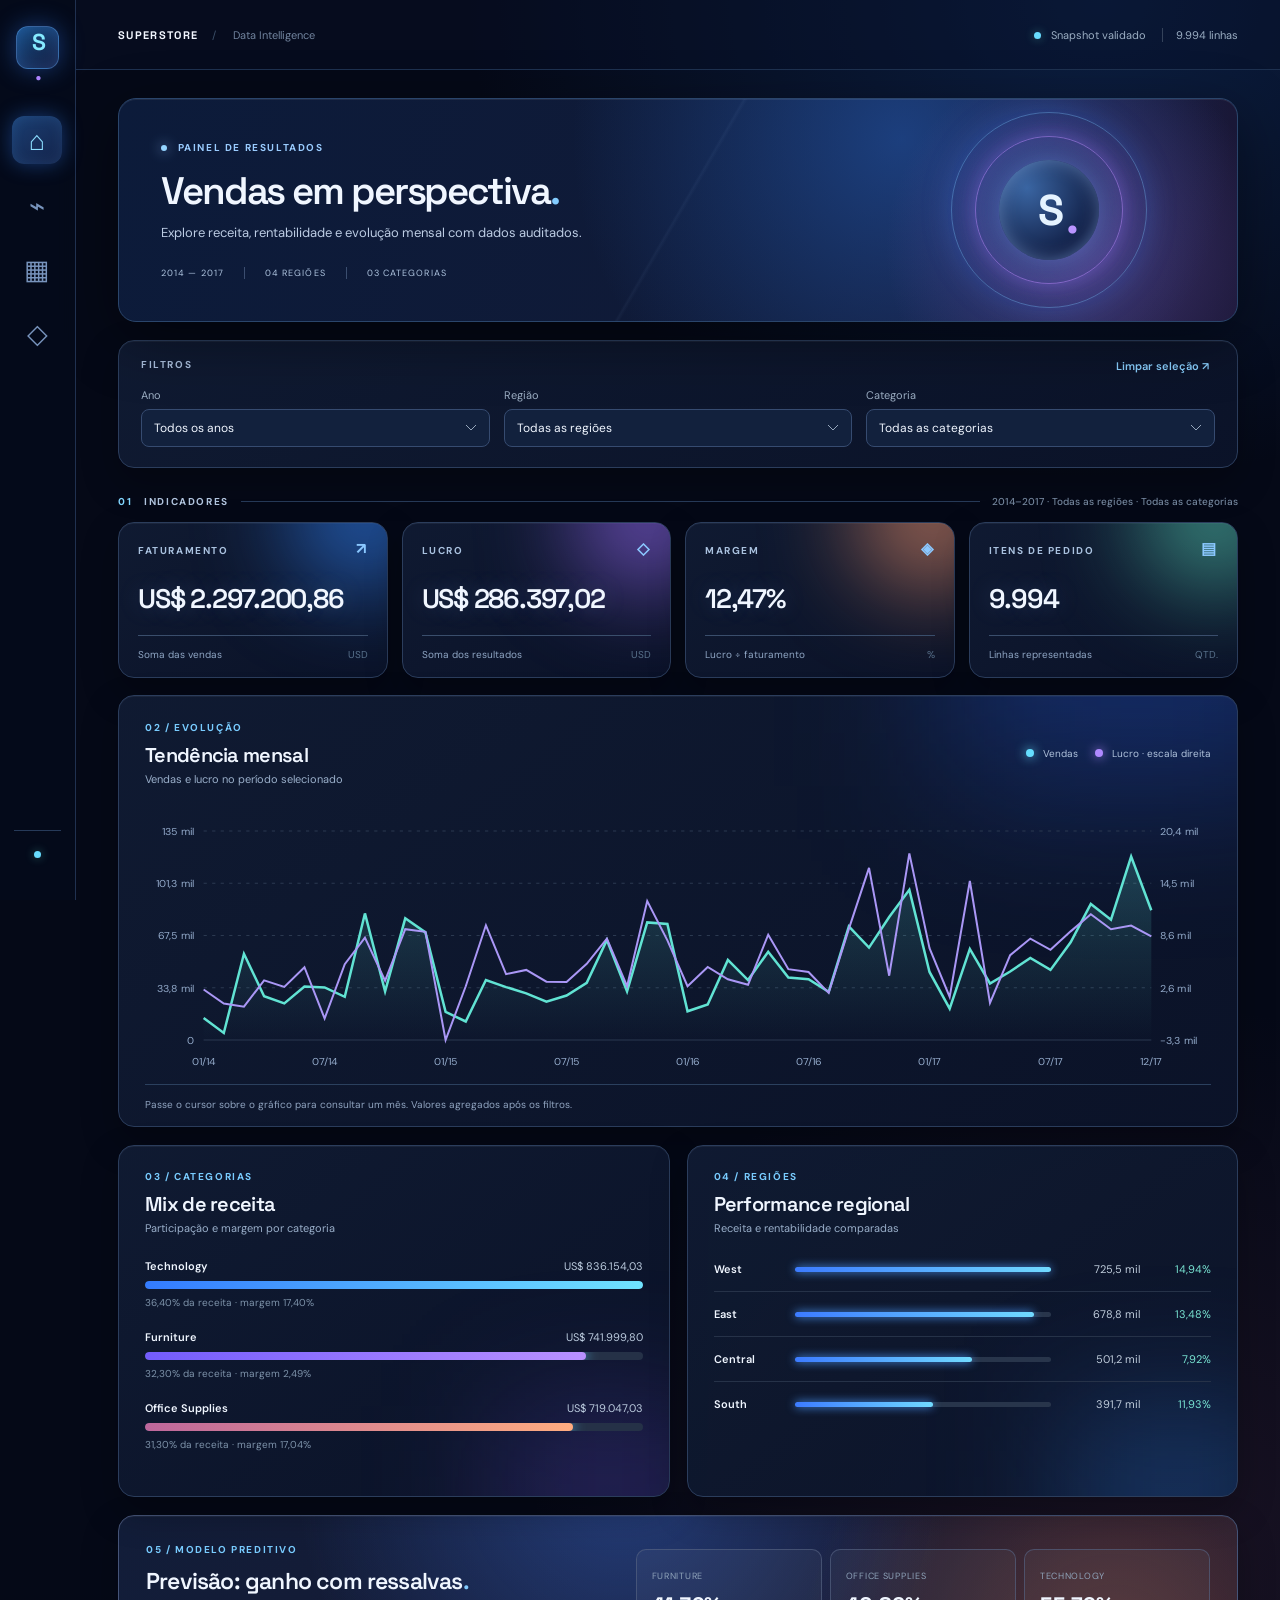
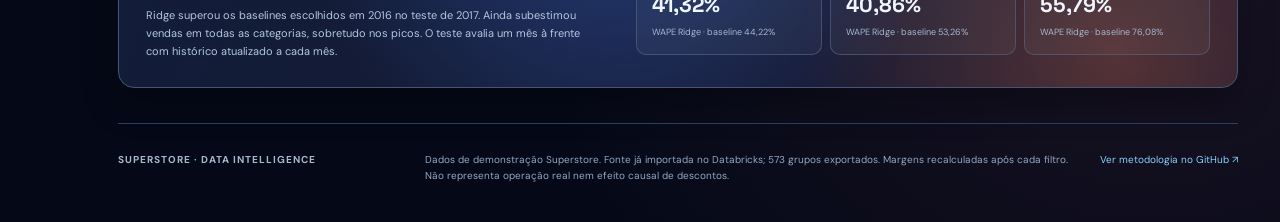
<file: index.html>
<!doctype html>
<html lang="pt-BR">
<head>
  <meta charset="utf-8">
  <meta name="viewport" content="width=device-width, initial-scale=1">
  <meta http-equiv="refresh" content="0; url=dashboard/">
  <title>Superstore | Dashboard</title>
</head>
<body>
  <p>Abra o <a href="dashboard/">dashboard Superstore</a>.</p>
  <script>location.replace('dashboard/' + location.search + location.hash);</script>
</body>
</html>
</file>
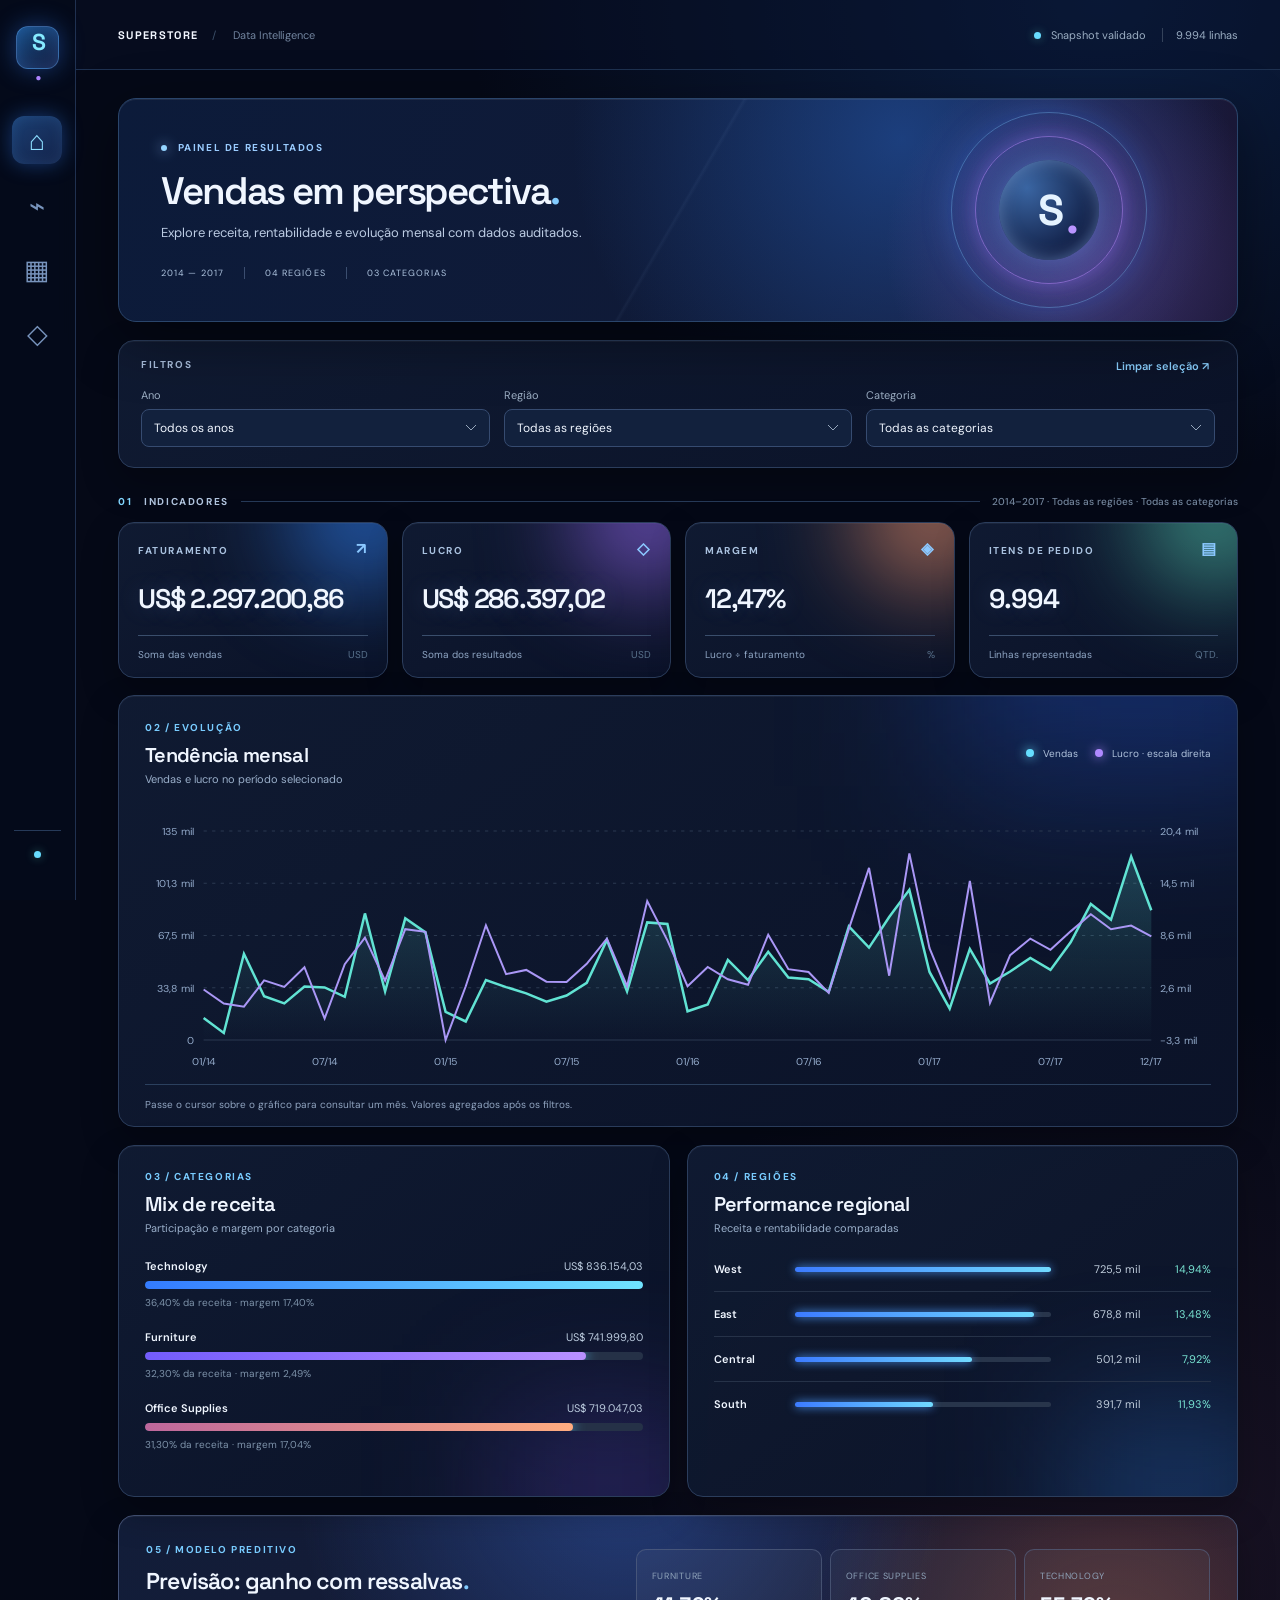
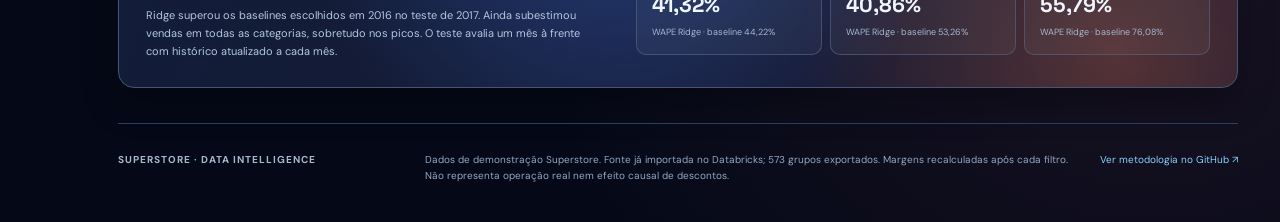
<file: dashboard/index.html>
<!doctype html>
<html lang="pt-BR">
<head>
  <meta charset="utf-8">
  <meta name="viewport" content="width=device-width, initial-scale=1">
  <meta name="theme-color" content="#0b1020">
  <title>Superstore | Revenue Intelligence</title>
  <link rel="stylesheet" href="styles.css">
  <script src="app.js" defer></script>
</head>
<body>
  <div class="shell">
    <aside class="sidebar" aria-label="Navegação">
      <div class="brand" aria-label="Superstore Data Intelligence"><span class="brand-mark">S<span>.</span></span></div>
      <nav>
        <a class="active" href="#overview" aria-label="Visão geral" title="Visão geral"><span>⌂</span></a>
        <a href="#trend" aria-label="Tendência" title="Tendência"><span>⌁</span></a>
        <a href="#segments" aria-label="Segmentos" title="Segmentos"><span>▦</span></a>
        <a href="#model" aria-label="Modelagem" title="Modelagem"><span>◇</span></a>
      </nav>
      <div class="sidebar-bottom" title="Dados auditados"><span class="status-dot"></span></div>
    </aside>

    <main id="overview">
      <header class="topbar">
        <div class="breadcrumb"><strong>SUPERSTORE</strong><span>/</span> Data Intelligence</div>
        <div class="top-right"><span class="live-dot"></span> Snapshot validado <span class="top-divider"></span> 9.994 linhas</div>
      </header>

      <div class="content">
        <div class="heading-row">
          <div class="hero-copy"><div class="eyebrow"><span class="live-dot"></span> PAINEL DE RESULTADOS</div><h1>Vendas em perspectiva<span class="period">.</span></h1><p class="subtitle">Explore receita, rentabilidade e evolução mensal com dados auditados.</p><div class="hero-meta"><span>2014 — 2017</span><span>04 REGIÕES</span><span>03 CATEGORIAS</span></div></div>
          <div class="hero-orbit" aria-hidden="true"><div class="orbit orbit-one"></div><div class="orbit orbit-two"></div><div class="orbit-core">S<span>.</span></div></div>
        </div>

        <section class="filters" aria-label="Filtros do dashboard">
          <div class="filter-head"><span>FILTROS</span><button id="reset-filters" type="button">Limpar seleção ↗</button></div>
          <div class="filter-grid">
            <label>Ano<select id="year-filter"><option value="all">Todos os anos</option></select></label>
            <label>Região<select id="region-filter"><option value="all">Todas as regiões</option></select></label>
            <label>Categoria<select id="category-filter"><option value="all">Todas as categorias</option></select></label>
          </div>
        </section>

        <div id="data-error" class="error" hidden role="alert"></div>
        <div class="section-kicker"><span>01</span> INDICADORES <div></div><small id="selection-caption">2014–2017 · Todos os segmentos</small></div>
        <section class="kpis" aria-label="Indicadores principais">
          <article class="kpi"><div class="kpi-top">FATURAMENTO <span>↗</span></div><strong id="sales-kpi">—</strong><div class="kpi-foot">Soma das vendas <span>USD</span></div></article>
          <article class="kpi"><div class="kpi-top">LUCRO <span>◇</span></div><strong id="profit-kpi">—</strong><div class="kpi-foot">Soma dos resultados <span>USD</span></div></article>
          <article class="kpi"><div class="kpi-top">MARGEM <span>◈</span></div><strong id="margin-kpi">—</strong><div class="kpi-foot">Lucro ÷ faturamento <span>%</span></div></article>
          <article class="kpi"><div class="kpi-top">ITENS DE PEDIDO <span>▤</span></div><strong id="lines-kpi">—</strong><div class="kpi-foot">Linhas representadas <span>QTD.</span></div></article>
        </section>

        <section class="chart-card" id="trend">
          <div class="card-head"><div><div class="card-index">02 / EVOLUÇÃO</div><h2>Tendência mensal</h2><p>Vendas e lucro no período selecionado</p></div><div class="legend"><span><i class="swatch cyan"></i> Vendas</span><span><i class="swatch purple"></i> Lucro · escala direita</span></div></div>
          <div class="chart-wrap"><svg id="trend-chart" role="img" aria-label="Gráfico mensal de vendas e lucro" preserveAspectRatio="none"></svg><div id="chart-tooltip" class="chart-tooltip" hidden></div></div>
          <div class="chart-note">Passe o cursor sobre o gráfico para consultar um mês. Valores agregados após os filtros.</div>
        </section>

        <section class="split-grid" id="segments">
          <article class="panel"><div class="card-head"><div><div class="card-index">03 / CATEGORIAS</div><h2>Mix de receita</h2><p>Participação e margem por categoria</p></div></div><div id="category-bars" class="bars"></div></article>
          <article class="panel"><div class="card-head"><div><div class="card-index">04 / REGIÕES</div><h2>Performance regional</h2><p>Receita e rentabilidade comparadas</p></div></div><div id="region-list" class="region-list"></div></article>
        </section>

        <section class="model-card" id="model"><div><div class="card-index">05 / MODELO PREDITIVO</div><h2>Previsão: ganho com ressalvas<span class="period">.</span></h2><p>Ridge superou os baselines escolhidos em 2016 no teste de 2017. Ainda subestimou vendas em todas as categorias, sobretudo nos picos. O teste avalia um mês à frente com histórico atualizado a cada mês.</p></div><div class="model-metrics"><div><span>FURNITURE</span><strong>41,32%</strong><small>WAPE Ridge · baseline 44,22%</small></div><div><span>OFFICE SUPPLIES</span><strong>40,86%</strong><small>WAPE Ridge · baseline 53,26%</small></div><div><span>TECHNOLOGY</span><strong>55,79%</strong><small>WAPE Ridge · baseline 76,08%</small></div></div></section>

        <footer><div>SUPERSTORE <span>·</span> DATA INTELLIGENCE</div><p>Dados de demonstração Superstore. Fonte já importada no Databricks; 573 grupos exportados. Margens recalculadas após cada filtro. Não representa operação real nem efeito causal de descontos.</p><a href="https://github.com/AlexandreSantosRodrigues/superstore-sales-dashboard" target="_blank" rel="noopener noreferrer">Ver metodologia no GitHub ↗</a></footer>
      </div>
    </main>
  </div>
</body>
</html>
</file>
<file: dashboard/styles.css>
@import url('https://fonts.googleapis.com/css2?family=DM+Sans:wght@400;500;600;700&family=Space+Grotesk:wght@400;500;600;700&display=swap');
:root{color-scheme:dark;--bg:#0b1020;--side:#0d1425;--panel:#121a2c;--panel2:#151f32;--line:#253047;--muted:#8b9ab1;--text:#edf4ff;--cyan:#61e3d3;--purple:#aa97f6;--yellow:#e6cc85}
*{box-sizing:border-box}html{scroll-behavior:smooth}body{margin:0;background:var(--bg);color:var(--text);font-family:'DM Sans',sans-serif;font-size:14px}button,select{font:inherit}a{color:inherit;text-decoration:none}.shell{display:grid;grid-template-columns:228px minmax(0,1fr);min-height:100vh}.sidebar{background:var(--side);border-right:1px solid #202a3d;position:sticky;top:0;height:100vh;padding:27px 16px;display:flex;flex-direction:column}.brand{display:flex;gap:11px;align-items:center;padding:4px 8px 42px;font-family:'Space Grotesk',sans-serif;font-size:13px;font-weight:700;letter-spacing:.07em}.brand-mark{display:grid;place-items:center;width:37px;height:37px;border:1px solid var(--cyan);color:var(--cyan);font-size:20px;letter-spacing:-.1em}.brand-mark span{color:var(--purple)}.brand small{display:block;color:var(--muted);font-family:'DM Sans',sans-serif;font-size:8px;letter-spacing:.24em;margin-top:3px}.nav-label,.card-index,.eyebrow,.section-kicker,.filter-head,.kpi-top{font-size:10px;font-weight:700;letter-spacing:.16em}.nav-label{color:#667891;padding:0 15px;margin-bottom:14px}.sidebar nav{display:grid;gap:5px}.sidebar nav a{display:flex;gap:14px;align-items:center;padding:13px 15px;color:#8798b1;border-radius:8px;font-size:12px;font-weight:600}.sidebar nav a span{font-size:17px;font-weight:400;width:18px;text-align:center}.sidebar nav a:hover,.sidebar nav a.active{background:#18243a;color:var(--text)}.sidebar nav a.active{box-shadow:inset 2px 0 var(--cyan)}.sidebar-bottom{margin-top:auto;padding:17px 13px;border-top:1px solid var(--line);font-size:11px;color:#c0cfe1;line-height:1.8}.sidebar-bottom small{color:#72859f;margin-left:15px}.status-dot,.live-dot{display:inline-block;width:7px;height:7px;border-radius:50%;background:var(--cyan);box-shadow:0 0 10px #61e3d370;margin-right:7px}.topbar{height:65px;border-bottom:1px solid #1d293e;display:flex;align-items:center;justify-content:space-between;padding:0 48px;color:#71849e;font-size:11px}.breadcrumb span{color:#3c5069;padding:0 9px}.top-right{color:#9baec3}.top-divider{border-left:1px solid #34425a;margin:0 13px}.content{max-width:1480px;margin:auto;padding:43px 48px 26px}.heading-row{display:flex;align-items:flex-end;justify-content:space-between;gap:20px;margin-bottom:30px}.eyebrow,.card-index{color:var(--cyan)}.eyebrow-line{display:inline-block;width:26px;border-top:1px solid #668b98;vertical-align:middle;margin:0 9px}h1,h2,strong{font-family:'Space Grotesk',sans-serif}h1{font-size:clamp(30px,3vw,46px);letter-spacing:-.055em;line-height:1.1;margin:11px 0 10px;font-weight:600}.period{color:var(--cyan)}.subtitle{color:var(--muted);font-size:13px;margin:0}.source-pill{border:1px solid var(--line);border-radius:50px;padding:10px 14px;color:#b9c8d9;white-space:nowrap;font-size:11px}.filters{background:#11192b;border:1px solid var(--line);border-radius:12px;padding:18px 20px 20px;margin-bottom:36px}.filter-head{display:flex;justify-content:space-between;color:#8398af;margin-bottom:14px}.filter-head button{border:0;background:none;color:var(--cyan);cursor:pointer;font-size:11px;letter-spacing:0;font-weight:600}.filter-head button:hover{text-decoration:underline}.filter-grid{display:grid;grid-template-columns:repeat(3,minmax(0,1fr));gap:14px}.filter-grid label{display:block;font-size:11px;color:#9caec3}.filter-grid select{appearance:none;display:block;width:100%;margin-top:7px;padding:10px 32px 10px 12px;background:#192338;color:var(--text);border:1px solid #2b3a51;border-radius:6px;font-size:12px;outline:none;background-image:url('data:image/svg+xml,%3Csvg xmlns="http://www.w3.org/2000/svg" width="12" height="8"%3E%3Cpath d="m1 1 5 5 5-5" fill="none" stroke="%2396a7bc"/%3E%3C/svg%3E');background-repeat:no-repeat;background-position:right 12px center}.filter-grid select:focus{border-color:var(--cyan)}.section-kicker{display:flex;align-items:center;gap:12px;color:#8b9db5;margin-bottom:14px}.section-kicker span{color:var(--cyan)}.section-kicker div{flex:1;border-top:1px solid var(--line)}.section-kicker small{font-size:10px;color:#74869d;letter-spacing:0;text-transform:none;font-weight:500}.kpis{display:grid;grid-template-columns:repeat(4,minmax(0,1fr));gap:13px;margin-bottom:20px}.kpi,.chart-card,.panel,.model-card{background:var(--panel);border:1px solid var(--line);border-radius:10px}.kpi{min-width:0;padding:21px 19px 16px;position:relative;overflow:hidden}.kpi:before{content:'';position:absolute;top:0;left:0;width:44px;border-top:2px solid var(--cyan)}.kpi:nth-child(2):before{border-color:var(--purple)}.kpi:nth-child(3):before{border-color:var(--yellow)}.kpi:nth-child(4):before{border-color:#8da9c9}.kpi-top{color:#8093ab;display:flex;justify-content:space-between}.kpi-top span{font-size:16px;line-height:10px;color:#52657c}.kpi strong{display:block;font-size:clamp(20px,2.1vw,29px);font-weight:600;letter-spacing:-.045em;white-space:nowrap;margin:25px 0 19px}.kpi-foot{border-top:1px solid #263248;padding-top:12px;color:#74869e;font-size:10px;display:flex;justify-content:space-between}.kpi-foot span{color:#58718b}.chart-card{padding:25px 26px 15px;margin-bottom:18px;scroll-margin-top:20px}.card-head{display:flex;justify-content:space-between;gap:20px}.card-index{font-size:10px}h2{margin:8px 0 4px;font-size:20px;font-weight:600;letter-spacing:-.035em}.card-head p{margin:0;color:#8293a9;font-size:11px}.legend{display:flex;gap:17px;color:#9eafc3;font-size:10px;align-items:center;white-space:nowrap}.swatch{display:inline-block;width:8px;height:8px;border-radius:50%;margin-right:6px}.cyan{background:var(--cyan)}.purple{background:var(--purple)}.chart-wrap{position:relative;margin-top:28px;height:270px}.chart-wrap svg{width:100%;height:100%;overflow:visible}.chart-wrap svg text{fill:#7c8ca3;font:10px 'DM Sans',sans-serif}.chart-tooltip{position:absolute;z-index:3;padding:10px 13px;background:#263249;border:1px solid #465877;border-radius:6px;pointer-events:none;box-shadow:0 12px 30px #0008;font-size:11px;line-height:1.7;white-space:nowrap}.chart-tooltip b{color:#fff}.chart-note{border-top:1px solid #263248;padding-top:13px;color:#687e98;font-size:10px}.split-grid{display:grid;grid-template-columns:1fr 1fr;gap:18px;scroll-margin-top:20px}.panel{padding:24px 26px;min-height:330px}.bars,.region-list{margin-top:24px}.bar-row{margin-bottom:21px}.bar-meta{display:flex;justify-content:space-between;gap:10px;font-size:11px;margin-bottom:8px}.bar-meta b{font-weight:600}.bar-meta span{color:#bacadd}.bar-track{height:8px;border-radius:6px;background:#253147;overflow:hidden}.bar-fill{height:100%;background:var(--cyan);border-radius:6px}.bar-row:nth-child(2) .bar-fill{background:var(--purple)}.bar-row:nth-child(3) .bar-fill{background:#7d9fc6}.bar-sub{color:#7e93aa;font-size:10px;margin-top:7px}.region-row{display:grid;grid-template-columns:70px 1fr 78px 60px;align-items:center;gap:11px;padding:15px 0;border-bottom:1px solid #263248;font-size:11px}.region-row:first-child{padding-top:3px}.region-row:last-child{border:0}.region-row b{font-weight:600}.region-row .mini-track{background:#28354b;height:5px;border-radius:5px}.region-row .mini-track i{display:block;background:#6cabc0;height:5px;border-radius:5px}.region-row .amount{text-align:right;color:#c0cddc}.region-row .margin{text-align:right;color:var(--cyan)}.region-row .margin.negative{color:#ff9c9c}.model-card{display:grid;grid-template-columns:1fr 1.25fr;gap:30px;align-items:center;padding:27px;margin-top:18px;scroll-margin-top:20px;background:linear-gradient(115deg,#17243a,#121a2c 65%)}.model-card h2{font-size:23px;margin:10px 0}.model-card p{color:#a2b2c5;font-size:11px;line-height:1.65;max-width:470px;margin:0}.model-metrics{display:grid;grid-template-columns:repeat(3,1fr);gap:8px}.model-metrics div{padding:10px 12px;border-left:1px solid #3a4961}.model-metrics span{font-size:9px;letter-spacing:.08em;color:#8fa4ba}.model-metrics strong{display:block;font-size:21px;margin:8px 0 3px}.model-metrics small{color:#8095ad;font-size:9px}footer{display:grid;grid-template-columns:1fr 2.3fr auto;gap:24px;align-items:start;border-top:1px solid var(--line);padding:28px 0 10px;margin-top:35px;font-size:10px;color:#74879f;line-height:1.6}footer div{font-weight:700;color:#a8b8cc;letter-spacing:.1em}footer div span{color:var(--cyan)}footer p{margin:0}footer a{color:var(--cyan);white-space:nowrap}.error{background:#4c2430;border:1px solid #a95768;border-radius:7px;padding:15px;margin-bottom:20px}
@media(max-width:1100px){.shell{grid-template-columns:70px minmax(0,1fr)}.sidebar{padding:20px 9px}.brand{padding:0 7px 35px}.brand>span:last-child,.nav-label,.sidebar nav a:not(.active){font-size:0}.sidebar nav a{font-size:0!important;justify-content:center;padding:13px 5px}.sidebar nav a span{font-size:18px}.sidebar-bottom{font-size:0;padding:12px}.sidebar-bottom small{display:none}.content{padding:35px 28px}.topbar{padding:0 28px}.kpis{grid-template-columns:repeat(2,1fr)}.kpi strong{font-size:28px}}
@media(max-width:700px){.shell{display:block}.sidebar{position:relative;width:100%;height:auto;padding:12px 18px;display:flex;flex-direction:row;align-items:center;justify-content:space-between}.brand{padding:0}.brand>span:last-child{display:block}.sidebar nav{display:none}.sidebar-bottom{margin:0;border:0;font-size:10px}.sidebar-bottom small{display:none}.topbar{height:48px;padding:0 17px}.top-right{font-size:0}.top-right .live-dot{font-size:10px}.content{padding:28px 17px}.heading-row{align-items:flex-start}.source-pill{display:none}.filters{padding:15px}.filter-grid{grid-template-columns:1fr}.kpis{gap:8px}.kpi{padding:16px 12px}.kpi strong{font-size:21px;margin:20px 0 15px}.kpi-top{font-size:9px}.chart-card,.panel{padding:18px}.chart-wrap{height:225px}.split-grid,.model-card{grid-template-columns:1fr}.model-metrics{grid-template-columns:1fr 1fr 1fr}.model-metrics div{padding:9px}.model-metrics strong{font-size:16px}footer{grid-template-columns:1fr;gap:9px}.legend{gap:8px}.region-row{grid-template-columns:62px 1fr 70px 47px;gap:6px}}

/* Refined bento dashboard */
:root{--bg:#050917;--side:#050b1b;--panel:#0c142a;--line:#263957;--muted:#8fa4c4;--text:#f0f6ff;--cyan:#68dcff;--purple:#ad83ff}
body{background:radial-gradient(ellipse 66% 35% at 86% 0%,#143a7970,transparent 75%),radial-gradient(ellipse 65% 40% at 90% 85%,#70395730,transparent 75%),#050917}
.shell{grid-template-columns:76px minmax(0,1fr)}
.sidebar{position:sticky;top:0;width:76px;height:100vh;padding:23px 12px;align-items:center;background:#050b1be8;border-color:#203150;z-index:5;backdrop-filter:blur(15px)}
.brand{display:grid;place-items:center;width:49px;height:49px;padding:0;margin:0 0 45px;cursor:default}.brand>span:last-child{display:grid;font-size:23px}
.brand-mark{width:43px;height:43px;border-radius:12px;background:linear-gradient(145deg,#164c83,#151d40);border:1px solid #65aeff70;box-shadow:0 0 25px #317dff66,inset 0 0 15px #519bff3a;color:#85eaff;letter-spacing:-.12em}.brand-mark span{color:#ad83ff}
.sidebar nav{width:100%;display:grid;gap:16px}.sidebar nav a,.sidebar nav a:not(.active){display:grid;place-items:center;width:50px;height:48px;padding:0;font-size:0;color:#7894bd;border-radius:12px}.sidebar nav a span{font-size:27px;width:auto}.sidebar nav a.active,.sidebar nav a:hover{background:linear-gradient(145deg,#1a3e72,#14234a);box-shadow:0 0 20px #317fff64,inset 0 0 14px #5ebdff22;color:#8cdeff;transform:translateY(-1px)}.sidebar-bottom{display:grid;place-items:center;width:47px;height:47px;margin-top:auto;padding:0;border-top:1px solid #263a59;font-size:0}.sidebar-bottom .status-dot{margin:0}.sidebar-bottom small,.nav-label{display:none}
.topbar{height:70px;padding:0 42px;background:#08112877;border-color:#1e3150}.breadcrumb strong{color:#f2f7ff;letter-spacing:.12em}.breadcrumb span{padding:0 14px}.content{padding:28px 42px;max-width:1480px}
.heading-row{position:relative;overflow:hidden;min-height:224px;padding:35px 42px;margin-bottom:18px;align-items:center;border:1px solid #2a456b;border-radius:18px;background:radial-gradient(circle at 86% 67%,#7258b77a,transparent 20%),radial-gradient(circle at 70% 18%,#265fbb88,transparent 41%),linear-gradient(110deg,#0c1b3a,#101a37 64%,#1b1737);box-shadow:0 18px 60px #0006,inset 0 1px #ffffff14}
.heading-row:before{content:'';position:absolute;inset:0;background:linear-gradient(120deg,transparent 0 50%,#a4caff0c 50.2%,transparent 50.5%);pointer-events:none}.hero-copy{position:relative;z-index:1}.eyebrow{color:#9accff}.eyebrow .live-dot{width:6px;height:6px;background:#94d5ff;box-shadow:0 0 13px #8bbfff}h1{font-size:clamp(31px,3vw,48px);margin:16px 0 11px}.subtitle{color:#bccce3}.period{color:#83ccff}.hero-meta{display:flex;gap:20px;margin-top:26px;color:#aec4df;font-size:9px;letter-spacing:.12em}.hero-meta span+span{border-left:1px solid #809ac066;padding-left:20px}
.hero-orbit{position:absolute;right:7%;top:50%;transform:translateY(-50%);width:220px;height:220px;display:grid;place-items:center}.orbit{position:absolute;border:1px solid #77bfff66;border-radius:50%;box-shadow:0 0 30px #448fff42,inset 0 0 28px #6488ff20}.orbit-one{width:196px;height:196px}.orbit-two{width:148px;height:148px;border-color:#ba89ff8c;box-shadow:0 0 26px #a475ff70,inset 0 0 21px #a578ff32}.orbit-core{width:100px;height:100px;border-radius:50%;display:grid;place-items:center;background:radial-gradient(circle at 28% 28%,#3a65a2,#111f46 70%);box-shadow:0 0 45px #78a8ff8c,inset 0 0 18px #a0c7ff70;font:700 43px 'Space Grotesk';letter-spacing:-.11em;color:#e5f3ff}.orbit-core span{position:absolute;transform:translate(21px,8px);color:#ba94ff}
.filters,.kpi,.chart-card,.panel,.model-card{background:linear-gradient(145deg,#101b33f2,#0b1329f2);border:1px solid #2b3d5c;border-radius:16px;box-shadow:0 15px 36px #0004,inset 0 1px #ffffff0d}.filters{padding:17px 22px 20px;margin-bottom:27px}.filter-head{color:#aabfdd}.filter-grid select{background-color:#12213d;border-color:#364b70;border-radius:8px}.filter-grid select:focus{border-color:#67c9ff;box-shadow:0 0 0 3px #4c8cff3b}.filter-head button{color:#8ad0ff}.section-kicker{color:#b2c5df}.section-kicker span{color:#82d6ff}
.kpis{gap:14px;margin-bottom:17px}.kpi{padding:21px 19px 16px;transition:transform .2s,border-color .2s}.kpi:hover{transform:translateY(-3px);border-color:#4b8ccd}.kpi:before{width:155px;height:135px;top:-70px;left:auto;right:-56px;border:0;border-radius:50%;background:#3388ff99;filter:blur(47px)}.kpi:nth-child(2):before{background:#a16eff99}.kpi:nth-child(3):before{background:#ff9c6f99}.kpi:nth-child(4):before{background:#59d4b599}.kpi-top{position:relative;color:#aac2df}.kpi-top span{color:#8bc8ff}.kpi strong{position:relative;text-shadow:0 0 24px #9dbbff38}.kpi-foot{position:relative;border-color:#3a4e6c;color:#8fa6c4}
.chart-card{position:relative;overflow:hidden}.chart-card:before{content:'';position:absolute;right:-90px;top:-180px;width:380px;height:270px;background:#2865fa47;filter:blur(80px);pointer-events:none}.card-head{position:relative}.card-index{color:#79ccff}.card-head p{color:#9aafca}.legend{color:#b0c3dc}.swatch{box-shadow:0 0 11px currentColor}.cyan{background:#65dfff;color:#65dfff}.purple{background:#af89ff;color:#af89ff}.chart-wrap svg text{fill:#93aaca}.chart-tooltip{background:#1d3155;border-color:#6087bb;border-radius:9px}.chart-note{border-color:#2b405e;color:#90a4c0}
.split-grid{gap:17px}.panel{position:relative;overflow:hidden}.panel:before{content:'';position:absolute;right:-50px;bottom:-90px;width:220px;height:180px;background:#7b53ec3b;filter:blur(65px);pointer-events:none}.panel:nth-child(2):before{background:#3484e849}.bars,.region-list{position:relative}.bar-fill{background:linear-gradient(90deg,#337bff,#70e3ff);box-shadow:0 0 13px #57c6ff}.bar-row:nth-child(2) .bar-fill{background:linear-gradient(90deg,#735cfc,#b991ff)}.bar-row:nth-child(3) .bar-fill{background:linear-gradient(90deg,#bd679c,#ffac80)}.region-row .mini-track i{background:linear-gradient(90deg,#3c7bff,#71daff);box-shadow:0 0 10px #4d9cff}.region-row .margin{color:#79e5d3}
.model-card{background:radial-gradient(circle at 89% 80%,#ae5b4166,transparent 31%),radial-gradient(circle at 45% -25%,#315bb58c,transparent 50%),linear-gradient(110deg,#121d39,#19172e);border-color:#455478}.model-metrics div{border:1px solid #546181ab;border-radius:10px;background:#ffffff0b;padding:15px}.model-card p{color:#b4c6df}.model-metrics small{color:#a4b7d0}footer{border-color:#293f60;color:#91a7c4}footer a{color:#89d0ff}
@media(max-width:1050px){.shell{grid-template-columns:76px minmax(0,1fr)}.sidebar{width:76px}.content{padding:27px}.topbar{padding:0 27px}.hero-orbit{right:2%}}
@media(max-width:700px){.shell{display:block}.sidebar{position:relative;width:100%;height:64px;padding:8px 14px;flex-direction:row;justify-content:space-between}.brand{margin:0}.brand-mark{width:39px;height:39px}.sidebar nav{display:flex;width:auto;gap:5px}.sidebar nav a,.sidebar nav a:not(.active){width:39px;height:39px}.sidebar nav a span{font-size:21px}.sidebar-bottom{display:none}.topbar{height:48px;padding:0 16px}.content{padding:17px 14px}.heading-row{min-height:207px;padding:24px}.heading-row h1{font-size:32px;max-width:275px}.heading-row .subtitle{max-width:245px;font-size:11px}.hero-orbit{right:-70px;opacity:.34}.hero-meta{gap:8px;font-size:8px}.hero-meta span+span{padding-left:8px}.kpi{padding:16px 12px}.kpi strong{font-size:20px}.model-metrics div{padding:9px}}
</file>
